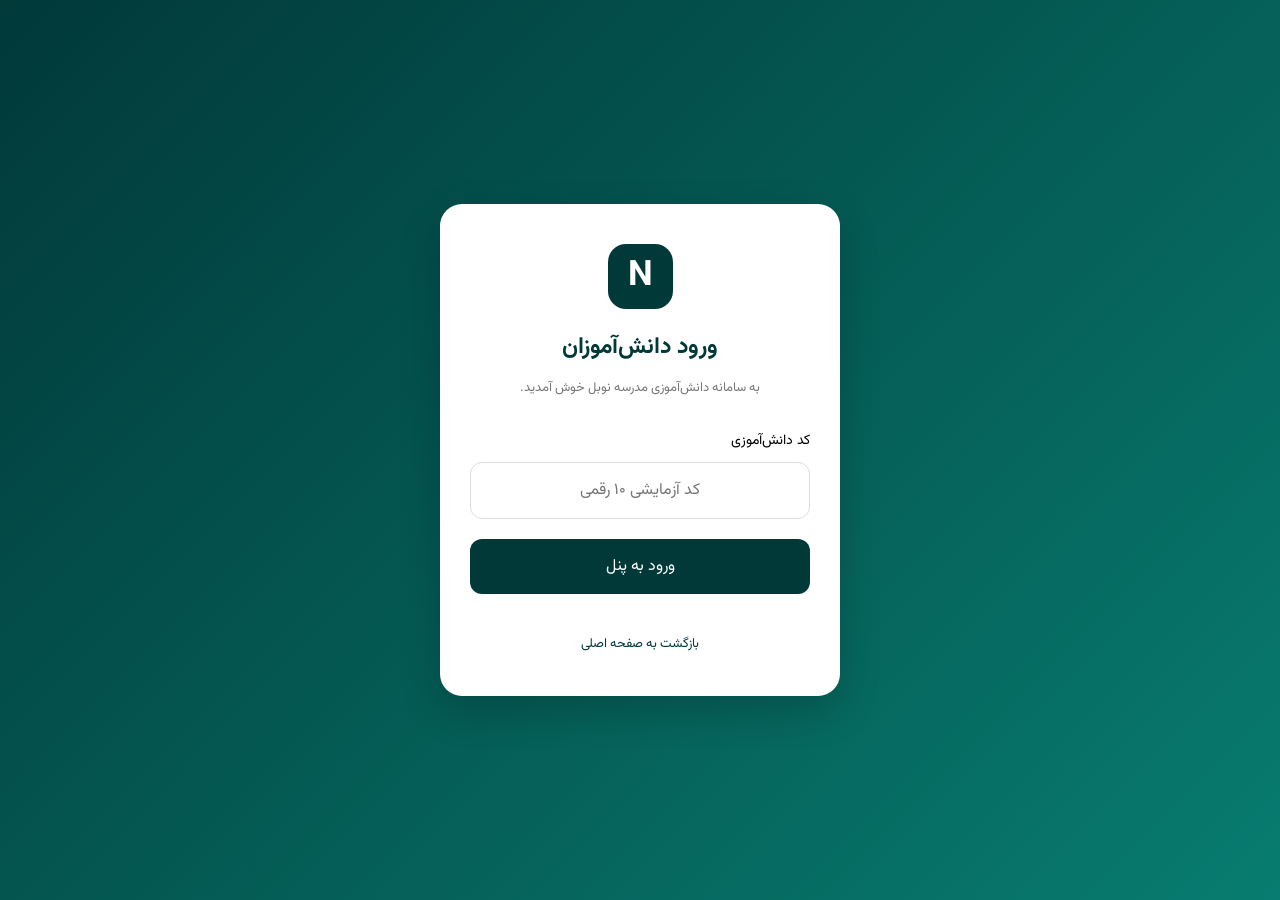
<file: login.html>
<!DOCTYPE html>
<html lang="fa" dir="rtl">
<head>
    <meta charset="UTF-8">
    <meta name="viewport" content="width=device-width, initial-scale=1.0">
    <title>ورود دانش‌آموزان | Nobel School</title>
    <link rel="stylesheet" href="login.css">
</head>

<body class="login-page">

    <div class="login-card">

        <div class="logo">N</div>

        <h1>ورود دانش‌آموزان</h1>

        <p>به سامانه دانش‌آموزی مدرسه نوبل خوش آمدید.</p>

        <form id="loginForm">

            <label for="nationalCode">کد دانش‌آموزی</label>

            <input
                type="text"
                id="nationalCode"
                placeholder="کد آزمایشی ۱۰ رقمی"
                maxlength="10"
                inputmode="numeric"
                autocomplete="off"
                required
            >

            <button type="submit">ورود به پنل</button>

            <div id="message"></div>

        </form>

        <a href="index.html" class="back">بازگشت به صفحه اصلی</a>

    </div>

    <script>
        const loginForm = document.querySelector("#loginForm");

        loginForm.addEventListener("submit", async (event) => {
            event.preventDefault();

            const studentCode = document.querySelector("#nationalCode").value.trim();
            const message = document.querySelector("#message");

            message.textContent = "";

            try {
                const response = await fetch("/api/login", {
                    method: "POST",
                    headers: {
                        "Content-Type": "application/json"
                    },
                    body: JSON.stringify({ studentCode })
                });

                const result = await response.json();

                if (!response.ok) {
                    message.textContent = result.error;
                    return;
                }

                sessionStorage.setItem("studentId", result.id);
                sessionStorage.setItem("studentName", result.name);
                sessionStorage.setItem("studentClass", result.className);

                window.location.href = "portal.html";

            } catch (error) {
                message.textContent = "ارتباط با سرور برقرار نشد.";
                console.error(error);
            }
        });
    </script>

</body>
</html>
</file>
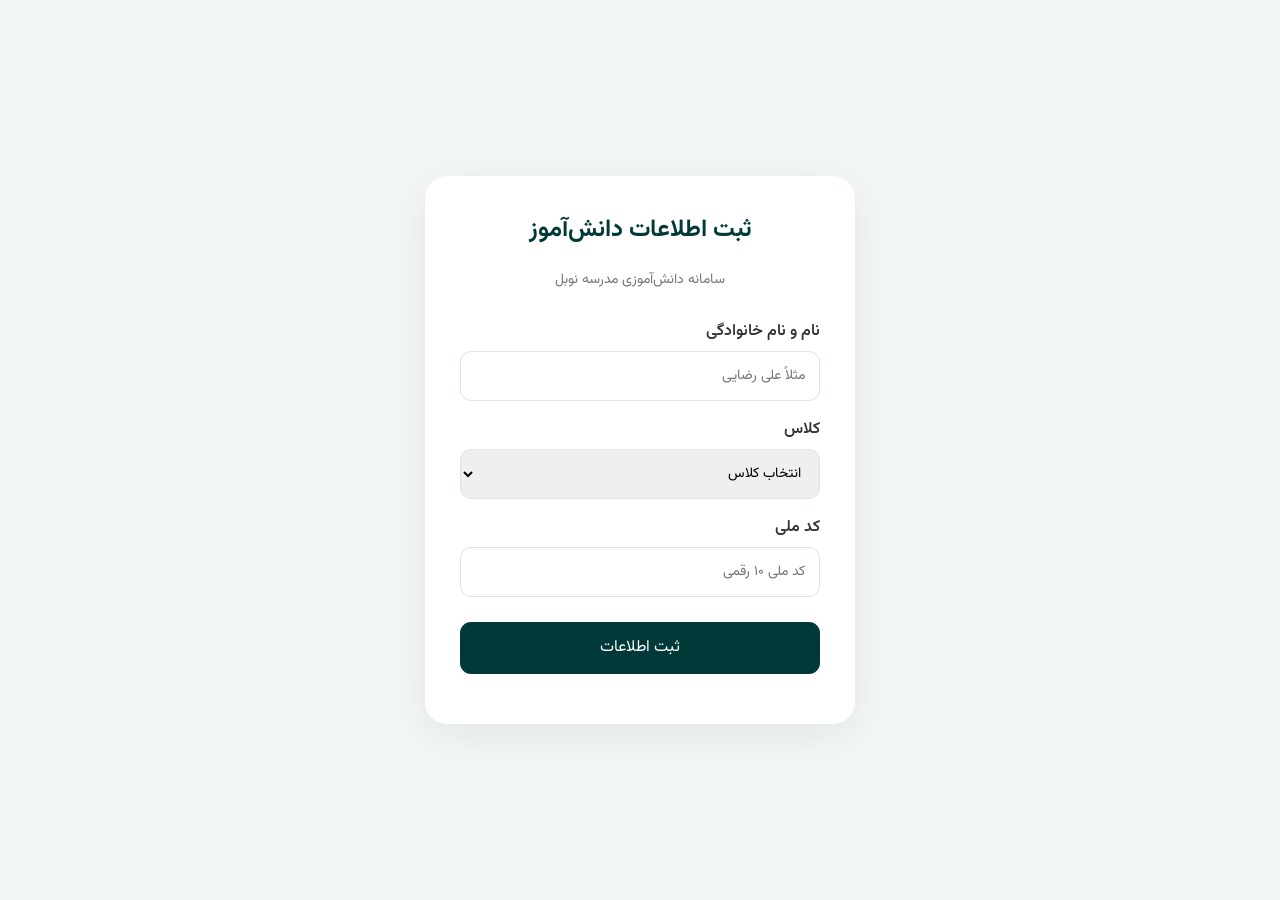
<file: register.html>
<!DOCTYPE html>
<html lang="fa" dir="rtl">
<head>
    <meta charset="UTF-8">
    <meta name="viewport" content="width=device-width, initial-scale=1.0">
    <title>ثبت اطلاعات دانش‌آموز | نوبل</title>
    <link rel="stylesheet" href="https://fonts.googleapis.com/css2?family=Vazirmatn:wght@400;500;600;700&display=swap">

    <style>
        * {
            box-sizing: border-box;
        }

        body {
            margin: 0;
            min-height: 100vh;
            display: flex;
            justify-content: center;
            align-items: center;
            padding: 20px;
            background: #f2f6f5;
            font-family: Vazirmatn, sans-serif;
        }

        .register-box {
            width: 100%;
            max-width: 430px;
            padding: 35px;
            background: white;
            border-radius: 22px;
            box-shadow: 0 10px 40px #01393912;
        }

        h2 {
            color: #013939;
            text-align: center;
            margin-top: 0;
        }

        .subtitle {
            color: #777;
            text-align: center;
            font-size: 14px;
            margin-bottom: 28px;
        }

        label {
            display: block;
            margin: 16px 0 7px;
            font-weight: 600;
            color: #333;
        }

        input, select {
            width: 100%;
            height: 50px;
            padding: 0 14px;
            border: 1px solid #dce5e2;
            border-radius: 11px;
            font-family: inherit;
            font-size: 14px;
            outline: none;
        }

        input:focus, select:focus {
            border-color: #087c70;
        }

        button {
            width: 100%;
            height: 52px;
            margin-top: 25px;
            border: none;
            border-radius: 11px;
            background: #013939;
            color: white;
            font-family: inherit;
            font-size: 16px;
            cursor: pointer;
        }

        button:disabled {
            opacity: .6;
            cursor: wait;
        }

        #message {
            margin-top: 15px;
            text-align: center;
            font-size: 14px;
        }
    </style>
</head>

<body>

<div class="register-box">
    <h2>ثبت اطلاعات دانش‌آموز</h2>
    <p class="subtitle">سامانه دانش‌آموزی مدرسه نوبل</p>

    <form id="registerForm">

        <label for="fullName">نام و نام خانوادگی</label>
        <input
            type="text"
            id="fullName"
            maxlength="80"
            placeholder="مثلاً علی رضایی"
            required
        >

        <label for="className">کلاس</label>
        <select id="className" required>
            <option value="">انتخاب کلاس</option>
            <option value="نهم ۱">نهم ۱</option>
            <option value="نهم ۲">نهم ۲</option>
            <option value="نهم ۳">نهم ۳</option>
            <option value="نهم ۴">نهم ۴</option>
        </select>

<label for="nationalCode">کد ملی</label>
<input
    type="text"
    id="nationalCode"
    maxlength="10"
    inputmode="numeric"
    placeholder="کد ملی ۱۰ رقمی"
    autocomplete="off"
    required
>

        <button type="submit" id="submitBtn">ثبت اطلاعات</button>

        <div id="message" role="status"></div>

    </form>
</div>

<script>

const form = document.getElementById("registerForm");
const message = document.getElementById("message");
const button = document.getElementById("submitBtn");

const GOOGLE_SCRIPT_URL =
"https://script.google.com/macros/s/AKfycbxs7xziIEG9C1fucHbI3eGex2Tu-XWZCW5yljRe-KOOjyGIPZ8goQb-1enMMGtjk7bi/exec";

form.addEventListener("submit", async (event) => {
    event.preventDefault();

    const fullName =
        document.getElementById("fullName").value.trim();

    const className =
        document.getElementById("className").value;

    const nationalCode =
        document.getElementById("nationalCode").value.trim();

    if (!fullName || !className || !/^\d{10}$/.test(nationalCode)) {
        message.textContent = "نام، کلاس یا کد ملی معتبر نیست.";
        return;
    }

    button.disabled = true;
    message.textContent = "در حال ارسال درخواست...";

    try {
        await fetch(GOOGLE_SCRIPT_URL, {
            method: "POST",
            mode: "no-cors",
            headers: {
                "Content-Type": "text/plain;charset=utf-8"
            },
            body: JSON.stringify({
                fullName,
                className,
                nationalCode
            })
        });

        message.textContent =
            "ثبت شد!";

        form.reset();

    } catch (error) {
        message.textContent = "ارسال اطلاعات انجام نشد.";
    } finally {
        button.disabled = false;
    }
});

</script>

</body>
</html>
</file>
<file: login.css>
@import url('https://fonts.googleapis.com/css2?family=Vazirmatn:wght@400;500;600;700;800;900&display=swap'); 
            
            * {
            box-sizing: border-box;
            margin: 0;
            padding: 0;
        }

        body {
            font-family: 'Vazirmatn', sans-serif;
            background: linear-gradient(135deg, #013939, #087c70);
            min-height: 100vh;
            display: flex;
            align-items: center;
            justify-content: center;
            padding: 20px;
        }
       
       .login-card {
            background: white;
            width: 100%;
            max-width: 400px;
            padding: 40px 30px;
            border-radius: 22px;
            text-align: center;
            box-shadow: 0 15px 40px #0003;
        }

        .logo {
            width: 65px;
            height: 65px;
            background: #013939;
            color: white;
            border-radius: 18px;
            display: grid;
            place-items: center;
            font-size: 35px;
            font-weight: bold;
            margin: 0 auto 20px;
        }

        h1 {
            color: #013939;
            font-size: 23px;
            margin-bottom: 12px;
        }

        p {
            color: #777;
            font-size: 13px;
            margin-bottom: 30px;
            line-height: 1.8;
        }

        label {
            display: block;
            text-align: right;
            margin-bottom: 10px;
            font-size: 14px;
        }

        input {
                        font-family: 'Vazirmatn', sans-serif;
            width: 100%;
            padding: 15px;
            border: 1px solid #ddd;
            border-radius: 12px;
            outline: none;
            font-size: 16px;
            text-align: center;
            margin-bottom: 20px;
        }

        input:focus {
            border-color: #087c70;
        }

        button {
                        font-family: 'Vazirmatn', sans-serif;
            width: 100%;
            padding: 15px;
            background: #013939;
            color: white;
            border: none;
            border-radius: 12px;
            font-size: 16px;
            cursor: pointer;
            transition: .3s;
        }

        button:hover {
            background: #087c70;
        }

        #message {
            margin-top: 15px;
            font-size: 13px;
        }

        .back {
            display: inline-block;
            margin-top: 25px;
            color: #013939;
            text-decoration: none;
            font-size: 13px;
        }
        
/* ===== Portal Dashboard ===== */

.portal-page {
    margin: 0;
    min-height: 100vh;
    background: #f3f6f5;
    font-family: "Vazirmatn", Tahoma, sans-serif;
    color: #243333;
}

.portal-layout {
    display: flex;
    min-height: 100vh;
}

/* Sidebar */

.sidebar {
    width: 250px;
    min-width: 250px;
    background: #013939;
    color: white;
    padding: 28px 18px;
    display: flex;
    flex-direction: column;
}

.sidebar-brand {
    text-align: center;
    padding-bottom: 28px;
    border-bottom: 1px solid #ffffff25;
}

.sidebar-brand h2 {
    font-size: 27px;
    letter-spacing: 3px;
    margin: 0;
}

.sidebar-brand span {
    display: block;
    font-size: 12px;
    color: #b7d4ce;
    margin-top: 5px;
}

.sidebar-menu {
    display: flex;
    flex-direction: column;
    gap: 10px;
    margin-top: 30px;
}

.menu-item {
    width: 100%;
    border: none;
    background: transparent;
    color: #d5e5e1;
    padding: 15px;
    border-radius: 12px;
    text-align: right;
    font-family: inherit;
    font-size: 14px;
    cursor: pointer;
    transition: .25s;
}

.menu-item span {
    margin-left: 10px;
    font-size: 17px;
}

.menu-item:hover,
.menu-item.active {
    background: #087c70;
    color: white;
}

.menu-item.logout {
    margin-top: 25px;
    color: #ffcaca;
}

.sidebar-footer {
    margin-top: auto;
    padding-top: 25px;
    text-align: center;
    font-size: 13px;
    color: #d5e5e1;
}

.sidebar-footer small {
    display: block;
    margin-top: 7px;
    color: #9bbdb5;
}

/* Main */

.portal-main {
    flex: 1;
    min-width: 0;
    display: flex;
    flex-direction: column;
}

.portal-header {
    background: white;
    padding: 22px 35px;
    display: flex;
    justify-content: space-between;
    align-items: center;
    border-bottom: 1px solid #e6ece9;
}

.portal-header h3 {
    margin: 0;
    font-size: 19px;
}

.portal-header p {
    margin: 5px 0 0;
    font-size: 12px;
    color: #81918c;
}

.user-info {
    display: flex;
    align-items: center;
    gap: 10px;
    font-size: 14px;
    font-weight: bold;
}

.user-avatar {
    background: #e5f3ef;
    border-radius: 50%;
    padding: 10px;
}

/* Content */

.portal-content {
    flex: 1;
    padding: 35px;
}

.view {
    display: none;
}

.view.active {
    display: block;
}

.welcome-box {
    background: linear-gradient(120deg, #013939, #087c70);
    color: white;
    padding: 35px;
    border-radius: 20px;
    margin-bottom: 35px;
}

.welcome-box h2 {
    margin: 0 0 12px;
    font-size: 24px;
}

.welcome-box p {
    margin: 0;
    color: #d7ebe6;
    font-size: 14px;
}

.section-title {
    margin-bottom: 20px;
    font-size: 18px;
}

.dashboard-grid {
    display: grid;
    grid-template-columns: repeat(2, minmax(0, 1fr));
    gap: 22px;
}

.dashboard-card,
.content-card {
    background: white;
    border-radius: 17px;
    padding: 25px;
    box-shadow: 0 5px 20px #123b3510;
}

.dashboard-card {
    cursor: pointer;
    transition: .25s;
    border: 1px solid #edf1ef;
}

.dashboard-card:hover {
    transform: translateY(-5px);
    box-shadow: 0 10px 25px #123b3520;
}

.card-icon {
    font-size: 30px;
    margin-bottom: 15px;
}

.dashboard-card h3 {
    font-size: 17px;
    margin: 0 0 10px;
}

.dashboard-card p,
.content-card p {
    color: #7c8b86;
    font-size: 13px;
    line-height: 2;
}

.dashboard-card span {
    display: block;
    margin-top: 20px;
    color: #087c70;
    font-size: 13px;
    font-weight: bold;
}

.page-heading {
    margin-bottom: 25px;
}

.page-heading h2 {
    margin: 0 0 8px;
}

.page-heading p {
    color: #81918c;
    font-size: 13px;
}

.schedule-card img {
    display: block;
    width: 100%;
    max-width: 900px;
    height: auto;
    margin: auto;
    border-radius: 12px;
}

.portal-footer {
    padding: 20px;
    text-align: center;
    color: #899792;
    font-size: 12px;
}

/* Responsive */

@media (max-width: 800px) {
    .portal-layout {
        flex-direction: column;
    }

    .sidebar {
        width: auto;
        min-width: 0;
        padding: 18px;
    }

    .sidebar-brand {
        padding-bottom: 15px;
    }

    .sidebar-menu {
        flex-direction: row;
        flex-wrap: wrap;
        margin-top: 15px;
        gap: 7px;
    }

    .menu-item {
        width: auto;
        flex: 1 1 140px;
        text-align: center;
        padding: 12px 8px;
        font-size: 12px;
    }

    .menu-item.logout {
        margin-top: 0;
    }

    .sidebar-footer {
        display: none;
    }

    .portal-header {
        padding: 18px;
    }

    .portal-content {
        padding: 20px;
    }
}

@media (max-width: 550px) {
    .dashboard-grid {
        grid-template-columns: 1fr;
    }

    .welcome-box {
        padding: 25px;
    }

    .welcome-box h2 {
        font-size: 19px;
    }
}


/* Fixed Portal Layout */

.portal-page {
    margin: 0;
    min-height: 100vh;
    width: 100%;
    overflow-x: hidden;
}

.portal-layout {
    display: flex;
    width: 100%;
    min-height: 100vh;
    direction: rtl;
}

.sidebar {
    flex: 0 0 250px;
    width: 250px;
    min-height: 100vh;
    box-sizing: border-box;
}

.portal-main {
    flex: 1;
    min-width: 0;
    min-height: 100vh;
    box-sizing: border-box;
}

.portal-header {
    width: 100%;
    min-height: 85px;
    box-sizing: border-box;
}

.portal-content {
    width: 100%;
    max-width: 1400px;
    margin: 0 auto;
    box-sizing: border-box;
}

.portal-footer {
    width: 100%;
    box-sizing: border-box;
}

@media (max-width: 800px) {
    .portal-layout {
        flex-direction: column;
    }

    .sidebar {
        width: 100%;
        min-height: auto;
        flex: none;
    }

    .portal-main {
        width: 100%;
        min-height: auto;
    }
}


/* Class Chat */

.chat-container {
    background: white;
    border-radius: 18px;
    overflow: hidden;
    box-shadow: 0 5px 20px #123b3510;
}

.chat-header {
    padding: 20px 25px;
    background: #013939;
    color: white;
    display: flex;
    align-items: center;
    justify-content: space-between;
}

.chat-header h3 {
    margin: 0 0 5px;
}

.chat-header span {
    font-size: 12px;
    color: #c4ddd7;
}

.chat-status {
    color: #9df2c2 !important;
}

.messages {
    height: 400px;
    overflow-y: auto;
    padding: 22px;
    display: flex;
    flex-direction: column;
    gap: 12px;
}

.message-item {
    background: #f0f6f4;
    padding: 12px 16px;
    border-radius: 12px;
    max-width: 75%;
    align-self: flex-start;
    overflow-wrap: anywhere;
}

.message-item strong {
    color: #087c70;
    font-size: 13px;
}

.message-item p {
    margin: 8px 0;
    line-height: 1.8;
}

.message-item small {
    color: #87958f;
    font-size: 10px;
}

.chat-placeholder {
    color: #87958f;
    text-align: center;
    margin: auto;
}

.chat-form {
    display: flex;
    gap: 10px;
    padding: 15px;
    border-top: 1px solid #edf1ef;
}

.chat-form input {
    flex: 1;
    min-width: 0;
    border: 1px solid #dce6e1;
    border-radius: 10px;
    padding: 13px;
    font-family: inherit;
    outline: none;
}

.chat-form input:focus {
    border-color: #087c70;
}

.chat-form button {
    border: none;
    background: #087c70;
    color: white;
    padding: 0 25px;
    border-radius: 10px;
    font-family: inherit;
    cursor: pointer;
}

@media (max-width: 550px) {
    .messages {
        height: 350px;
    }

    .message-item {
        max-width: 90%;
    }
}


/* Chat Input Improvement */

.chat-form {
    display: flex;
    align-items: center;
    gap: 12px;
    padding: 18px;
}

.chat-form input {
    flex: 1 1 auto;
    width: auto;
    min-width: 0;
    height: 56px;
    box-sizing: border-box;
    padding: 12px 18px;
    font-family: inherit;
    font-size: 16px;
    border: 1px solid #dce6e1;
    border-radius: 12px;
}

.chat-form button {
    flex: 0 0 100px;
    height: 56px;
    font-family: inherit;
    font-size: 15px;
    border-radius: 12px;
}

@media (max-width: 550px) {
    .chat-form {
        padding: 10px;
        gap: 8px;
    }

    .chat-form button {
        flex-basis: 75px;
    }
}
</file>
